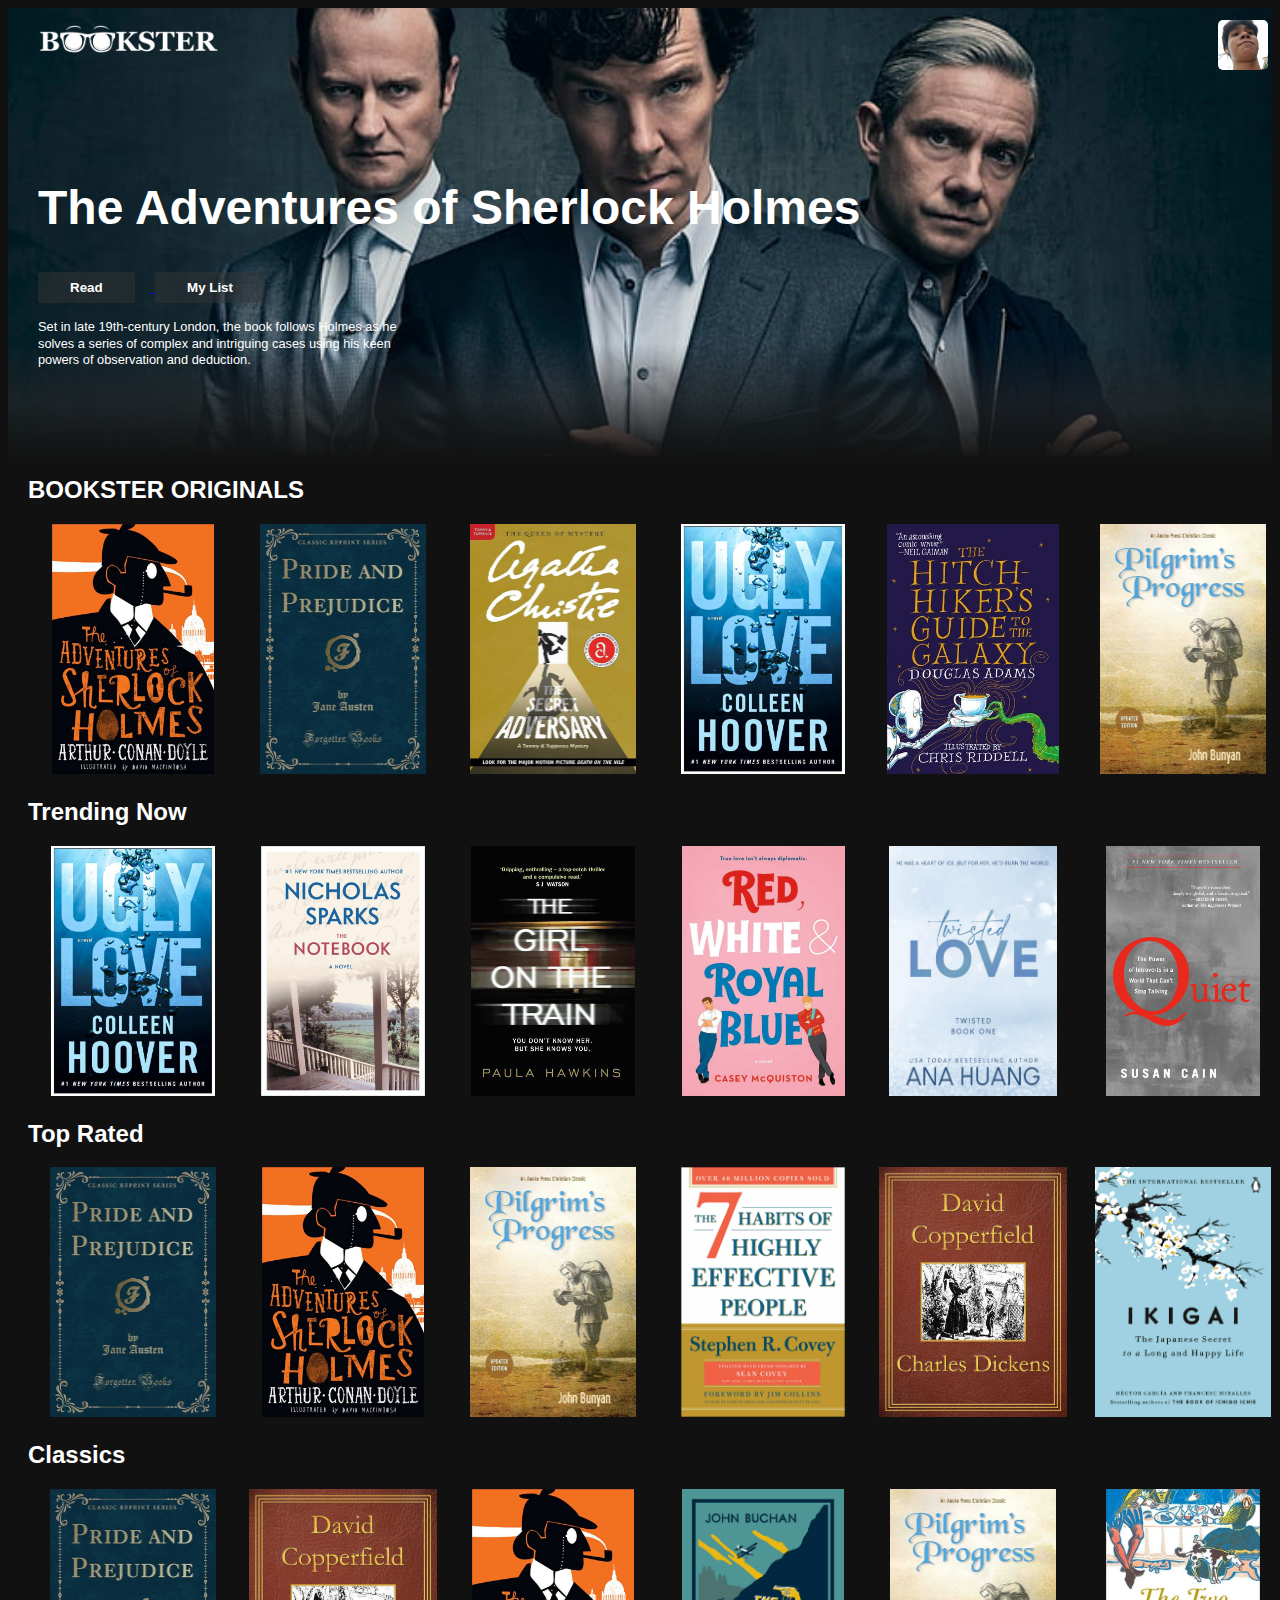
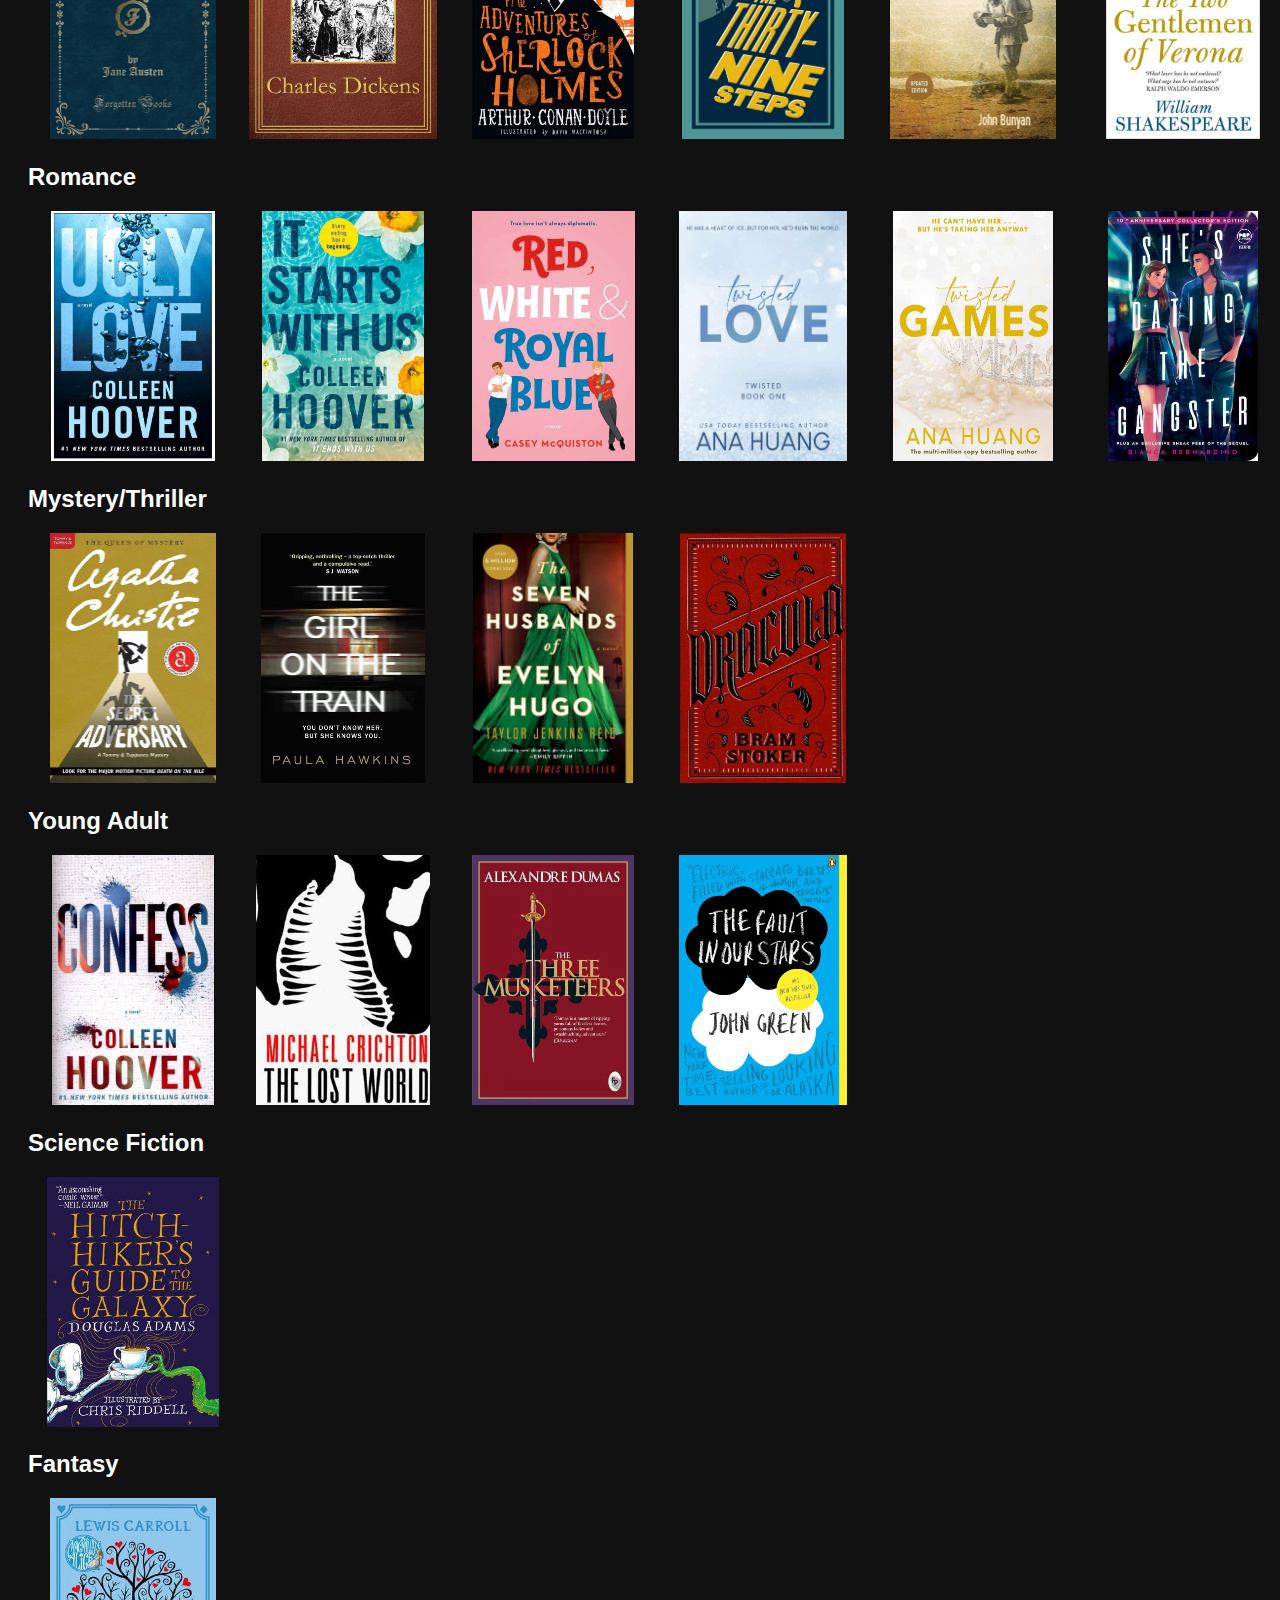
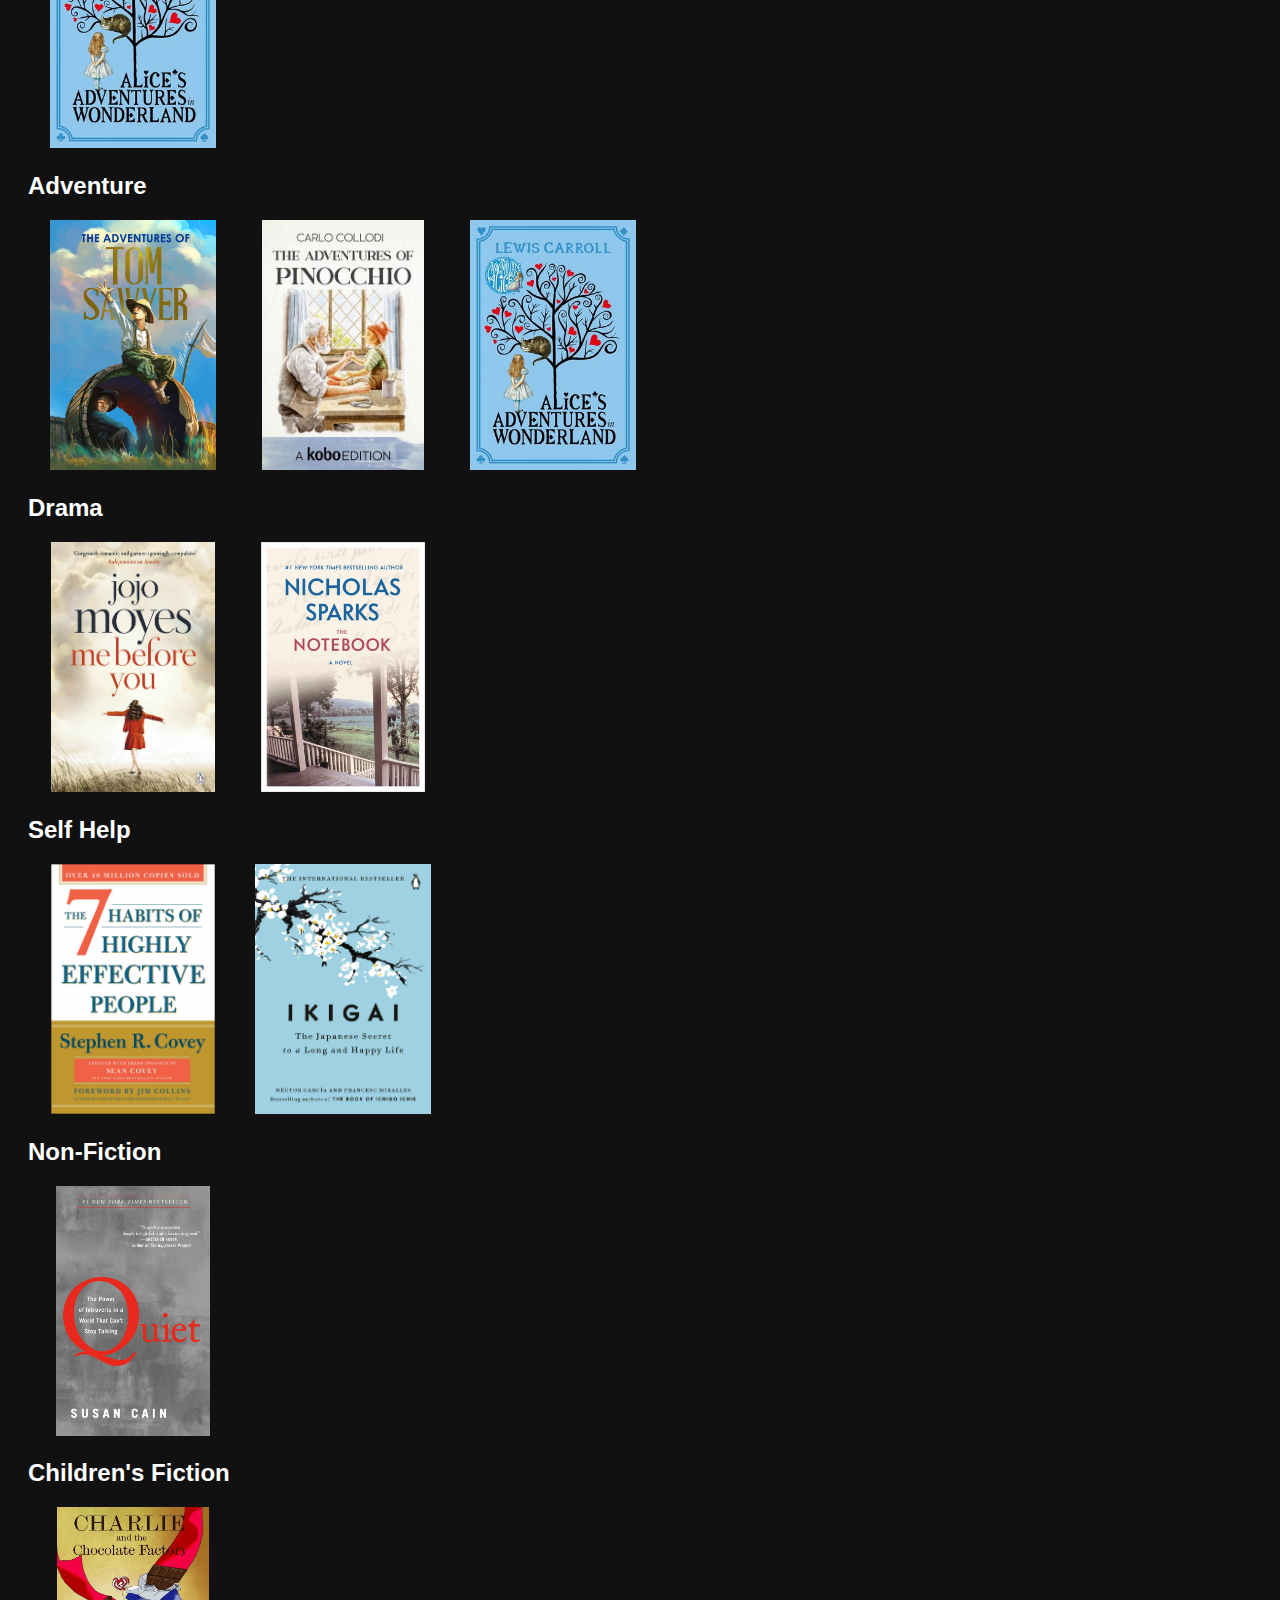
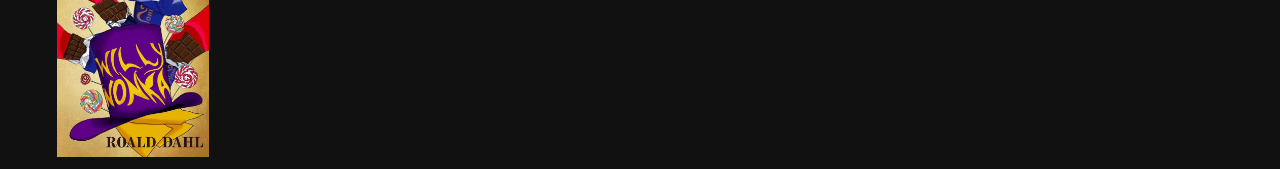
<file: home.html>
<!DOCTYPE html>
<html lang="en">
<head>
    <meta charset="UTF-8">
    <meta name="viewport" content="width=device-width, initial-scale=1.0">
    <title>Bookster</title>
    <link rel="icon" type="image/x-icon" href="logox.png">
    <link rel="stylesheet" href="home.css">
</head>
<body>
    <div class="nav" id="nav">
        <a href="index.html">
        <img src="images/B.png" alt="" class="nav_logo">
    </a>
        <img src="images/frankavatar.jpg" alt="" class="nav_avatar">
    </div>



    <div class="banner">
        <div class="banner__content">
            <h1 class="banner_title">The Adventures of Sherlock Holmes</h1>
            <div class="banner_buttons">
                <a href="pdf/15.pdf">
                <button class="banner_button">Read</button>
            </a>
                <button class="banner_button">My List</button>
            </div>
            <div class="banner_des">
                Set in late 19th-century London, the book follows Holmes as he solves a series of complex and intriguing cases using his keen powers of observation and deduction.
            </div>
        </div>
        <div class="banner--fadeBottom"></div>
    </div>
    <div class="checklist-popup hidden">
        <h2 class="checklist">My Checklist</h2>
        <ul>
          <li class="listlist"><input type="checkbox"> The Adventures of Sherlock Holmes</li>
        </ul>
        <button class="close-popup">Close</button>
      </div>
      

    <div class="row">
        <h2>BOOKSTER ORIGINALS</h2>
        <div class="row__posts">
            <a  href="pdf/15.pdf">
            <img id="15" src="images/15.jpg" alt="" class="row__post row_postL">
        </a>
        <a href="pdf/1.pdf">
            <img id="1" src="images/1.jpg" alt="" class="row__post row_postL">
        </a>
        <a href="pdf/2.pdf">
            <img id="2" src="images/2.jpg" alt="" class="row__post row_postL">
        </a>
        <a href="pdf/3.pdf">
            <img id="3" src="images/3.jpg" alt="" class="row__post row_postL">
        </a>
        <a href="pdf/4.pdf">
            <img id="4" src="images/4.jpg" alt="" class="row__post row_postL">
        </a>
        <a href="pdf/5.pdf">
            <img id="5" src="images/5.jpg" alt="" class="row__post row_postL">
        </a>
        <a  href="pdf/6.pdf">
            <img id="6" src="images/6.jpg" alt="" class="row__post row_postL">
        </a>
        <a href="pdf/7.pdf">
            <img id="7" src="images/7.jpg" alt="" class="row__post row_postL">
        </a>

        </div>
    </div>

    <div class="row">
        <h2>Trending Now</h2>
        <div class="row__posts">
            <a href="pdf/3.pdf">
            <img id="3" src="images/3.jpg" alt="" class="row__post row_postL">
        </a>
            <a href="pdf/32.pdf">
            <img id="32" src="images/32.jpg" alt="" class="row__post row_postL">
        </a>
        <a href="pdf/8.pdf">
            <img id="8" src="images/8.jpg" alt="" class="row__post row_postL">
        </a>
        <a href="pdf/11.pdf">
            <img id="11" src="images/11.jpg" alt="" class="row__post row_postL">
        </a>
        <a href="pdf/12.pdf">
            <img id="12" src="images/12.jpg" alt="" class="row__post row_postL">
        </a>
        <a href="pdf/13.pdf">
            <img id="13" src="images/13.jpg" alt="" class="row__post row_postL">
        </a>
        <a href="pdf/25.pdf">
            <img id="25" src="images/25.jpg" alt="" class="row__post row_postL">
        </a>
        <a href="pdf/20.pdf">
            <img id="20" src="images/20.jpg" alt="" class="row__post row_postL">
        </a>
        <a href="pdf/27.pdf">
            <img id="27" src="images/27.jpg" alt="" class="row__post row_postL">
        </a>
        <a href="pdf/30.pdf">
            <img id="30" src="images/30.jpg" alt="" class="row__post row_postL">
        </a>
        <a href="pdf/24.pdf">
            <img id="24" src="images/24.jpg" alt="" class="row__post row_postL">
        </a>
        </div>
    </div>

    <div class="row">
        <h2>Top Rated</h2>
        <div class="row__posts">
            <a href="pdf/1.pdf">
            <img id="1" src="images/1.jpg" alt="" class="row__post row_postL">
        </a>
        <a href="pdf/15.pdf">
            <img id="15" src="images/15.jpg" alt="" class="row__post row_postL">
        </a>
        <a href="pdf/5.pdf">
            <img id="5" src="images/5.jpg" alt="" class="row__post row_postL">
        </a>
        <a href="pdf/7.pdf">
            <img id="7" src="images/7.jpg" alt="" class="row__post row_postL">
        </a>
        <a href="pdf/9.pdf">
            <img id="9" src="images/9.jpg" alt="" class="row__post row_postL">
        </a>
        <a href="pdf/14.pdf">
            <img id="14" src="images/14.jpg" alt="" class="row__post row_postL">
        </a>
        </div>
    </div>

    <div class="row">
        <h2>Classics </h2>
        <div class="row__posts">
            <a href="pdf/1.pdf">
            <img id="1" src="images/1.jpg" alt="" class="row__post row_postL">
        </a>
        <a href="pdf/9.pdf">
            <img id="9" src="images/9.jpg" alt="" class="row__post row_postL">
        </a>
        <a href="pdf/15.pdf">
            <img id="15" src="images/15.jpg" alt="" class="row__post row_postL">
        </a>
        <a href="pdf/16.pdf">
            <img id="16" src="images/16.jpg" alt="" class="row__post row_postL">
        </a>
        <a href="pdf/5.pdf">
            <img id="5" src="images/5.jpg" alt="" class="row__post row_postL">
        </a>
        <a href="pdf/6.pdf">
            <img id="6" src="images/6.jpg" alt="" class="row__post row_postL">
        </a>
        <a href="/pdf/18.pdf">
            <img id="18" src="images/18.jpg" alt="" class="row__post row_postL">
        </a>
        <a href="/pdf/22.pdf">
            <img id="22" src="images/22.jpg" alt="" class="row__post row_postL">
        </a>
        <a href="/pdf/23.pdf">
            <img id="23" src="images/23.jpg" alt="" class="row__post row_postL">
        </a>
        <a href="/pdf/33.pdf">
            <img id="33" src="images/33.jpg" alt="" class="row__post row_postL">
        </a>
        </div>
    </div>

    <div class="row">
        <h2>Romance</h2>
        <div class="row__posts">
            <a href="pdf/3.pdf">
            <img id="3" src="images/3.jpg" alt="" class="row__post row_postL">
        </a>
        <a href="pdf/10.pdf">
            <img id="10" src="images/10.jpg" alt="" class="row__post row_postL">
        </a>
        <a href="pdf/11.pdf">
            <img id="11" src="images/11.jpg" alt="" class="row__post row_postL">
        </a>
        <a href="pdf/12.pdf">
            <img id="12" src="images/12.jpg" alt="" class="row__post row_postL">
        </a>
        <a href="pdf/25.pdf">
            <img id="25" src="images/25.jpg" alt="" class="row__post row_postL">
        </a>
        <a href="pdf/27.pdf">
            <img id="27" src="images/27.jpg" alt="" class="row__post row_postL">
        </a>
            <a href="pdf/23.pdf">
            <img id="23" src="images/23.jpg" alt="" class="row__post row_postL">
        </a>
            <a href="pdf/30.pdf">
            <img id="30" src="images/30.jpg" alt="" class="row__post row_postL">
        </a>
            <a href="pdf/32.pdf">
            <img id="32" src="images/32.jpg" alt="" class="row__post row_postL">
        </a>
            
        </div>
    </div>
    <div class="row">
        <h2>Mystery/Thriller </h2>
        <div class="row__posts">
            <a href="pdf/2.pdf">
            <img id="2" src="images/2.jpg" alt="" class="row__post row_postL">
        </a>
        <a href="pdf/8.pdf">
            <img id="8" src="images/8.jpg" alt="" class="row__post row_postL">
        </a>
        <a href="pdf/17.pdf">
            <img id="17" src="images/17.jpg" alt="" class="row__post row_postL">
        </a>
        <a href="pdf/28.pdf">
            <img id="28" src="images/28.jpg" alt="" class="row__post row_postL">
        </a>
        </div>
        </div>
    </div>
    
    <div class="row">
        <h2>Young Adult</h2>
        <div class="row__posts">
            <a href="pdf/21.pdf">
            <img id="21" src="images/21.jpg" alt="" class="row__post row_postL">
        </a>
        <a href="pdf/24.pdf">
            <img id="24" src="images/24.jpg" alt="" class="row__post row_postL">
        </a>
        <a href="pdf/26.pdf">
            <img id="26" src="images/26.jpg" alt="" class="row__post row_postL">
        </a>
        <a href="pdf/29.pdf">
            <img id="29" src="images/29.jpg" alt="" class="row__post row_postL">
        </a>
        </div>
    </div>

    <div class="row">
        <h2>Science Fiction </h2>
        <div class="row__posts">
            <a href="pdf/4.pdf">
            <img id="4" src="images/4.jpg" alt="" class="row__post row_postL">
        </a>
        </div>
    </div>
    <div class="row">
        <h2>Fantasy </h2>
        <div class="row__posts">
            <a href="pdf/20.pdf">
            <img id="20" src="images/20.jpg" alt="" class="row__post row_postL">
        </a>
        </div>
    </div>
    
    <div class="row">
        <h2>Adventure</h2>
        <div class="row__posts">
            <a href="/pdf/18.pdf">
            <img id="18" src="images/18.jpg" alt="" class="row__post row_postL">
        </a>
            <a href="/pdf/33.pdf">
            <img id="33" src="images/33.jpg" alt="" class="row__post row_postL">
        </a>
            <a href="pdf/20.pdf">
            <img id="20" src="images/20.jpg" alt="" class="row__post row_postL">
        </a>
        </div>
    </div>
    <div class="row">
        <h2>Drama </h2>
        <div class="row__posts">
            <a href="pdf/31.pdf">
            <img id="31" src="images/31.jpg" alt="" class="row__post row_postL">
        </a>
            <a href="pdf/32.pdf">
            <img id="32" src="images/32.jpg" alt="" class="row__post row_postL">
        </a>
        </div>
    </div>
    <div class="row">
        <h2>Self Help </h2>
        <div class="row__posts">
            <a href="pdf/7.pdf">
            <img id="7" src="images/7.jpg" alt="" class="row__post row_postL">
        </a>
        <a href="pdf/14.pdf">
            <img id="14" src="images/14.jpg" alt="" class="row__post row_postL">
        </a>
        </div>
    </div>
    <div class="row">
        <h2>Non-Fiction </h2>
        <div class="row__posts">
            <a href="pdf/13.pdf">
            <img id="13" src="images/13.jpg" alt="" class="row__post row_postL">
        </a>
        </div>
    </div>
    <div class="row">
        <h2>Children's Fiction</h2>
        <div class="row__posts">
            <a href="pdf/19.pdf">
            <img id="19" src="images/19.jpg" alt="" class="row__post row_postL">
        </a>
        </div>
    </div>
    <script>
document.addEventListener('mousemove', (event) => {
  const carousels = document.querySelectorAll('.row_container');
  carousels.forEach((carousel, index) => {
    const rect = carousel.getBoundingClientRect();
    const hoverZone = rect.width / 4;
    const isMouseInHoverZone = event.clientX > rect.left && event.clientX < rect.right && event.clientY > rect.top && event.clientY < rect.bottom;

    if (isMouseInHoverZone) {
      carouselHover(carousel, index);
    }

    // Scroll position saving
    carousel.addEventListener('scroll', () => {
      carousel.dataset.scrollPosition = carousel.scrollLeft;
    });

    // Scroll position restoration
    const savedScrollPosition = carousel.dataset.scrollPosition;
    if (savedScrollPosition) {
      carousel.scrollLeft = savedScrollPosition;
    }
  });
});

function carouselHover(carousel, index) {
  const rect = carousel.getBoundingClientRect();
  const carouselWidth = rect.width;
  const hoverZone = carouselWidth / 4;

  // Update the carousel's CSS transform property
  function updateTransform(event) {
    const deltaX = (event.clientX / hoverZone) * (carousel.scrollWidth - carousel.offsetWidth);
    carousel.style.transform = `translateX(${deltaX}px)`;
    carousel.scrollLeft = deltaX;
  }

  // Add an event listener to the carousel for the mouse movement
  carousel.addEventListener('mousemove', updateTransform);

  // Remove the event listener from the carousel when the mouse leaves
  carousel.addEventListener('mouseout', () => {
    carousel.style.transform = 'translateX(0)';
    carousel.removeEventListener('mousemove', updateTransform);
  });
}
        
        const myListButton = document.querySelector('.banner_buttons button:nth-child(2)'); // Select second button within .banner_buttons
        const checklistPopup = document.querySelector('.checklist-popup');
        const closeButton = document.querySelector('.close-popup');
      
        myListButton.addEventListener('click', () => {
          checklistPopup.classList.toggle('show'); // Toggles the show class
        });
      
        closeButton.addEventListener('click', () => {
          checklistPopup.classList.remove('show'); // Removes the show class
        });
      </script>
      
<script>
    
    const nav =document.getElementById('nav');

    window.addEventListener('scroll',() =>{
        if(window.scrollY >=100){
            nav.classList.add('nav_black')
        }else{
            nav.classList.remove('nav_black')
        }
    })
// Define the carouselHover function
function carouselHover(carousel, index) {
  const rect = carousel.getBoundingClientRect();
  const carouselWidth = rect.width;
  const hoverZone = carouselWidth / 4;

  // Update the carousel's CSS transform property
  function updateTransform(event) {
    const deltaX = (event.clientX / hoverZone) * (index * 100) - (index * 50);
    carousel.style.transform = `translateX(${deltaX}px)`;
  }

  // Add an event listener to the carousel for the mouse movement
  carousel.addEventListener('mousemove', updateTransform);

  // Remove the event listener from the carousel when the mouse leaves
  carousel.addEventListener('mouseout', () => {
    carousel.style.transform = 'translateX(0)';
    carousel.removeEventListener('mousemove', updateTransform);
  });
}

// Add an event listener to the document for the mouse movement
document.addEventListener('mousemove', (event) => {
  const carousels = document.querySelectorAll('.row_container');
  carousels.forEach((carousel, index) => {
    const rect = carousel.getBoundingClientRect();
    const hoverZone = rect.width / 4;
    const isMouseInHoverZone = event.clientX > rect.left && event.clientX < rect.right && event.clientY > rect.top && event.clientY < rect.bottom;

    if (isMouseInHoverZone) {
      carouselHover(carousel, index);
    }
  });
});

</script>
</body>
</html>
</file>
<file: home.css>
*{
    box-sizing: border-box;
}
body{
    font-family:Arial, Helvetica, sans-serif ;
    background-color: #111;
}
.row__post{
    min-width: 200px;
    max-height: 100px;
    width: 100%;
    object-fit: contain;
    max-height: 100px;
    margin-right: 20px;
    transition: transform 450ms;
}  
.row__posts{
    display: flex;
    overflow-y: hidden;
    overflow-x: auto;

}
.row__post:hover{
    transform: scale(1.08);
}
.row__posts::-webkit-scrollbar{
    display: none;
}
.row_postL{
    max-height: 250px;
}
.row_postL:hover{
    transform: scale(1.10);
}

.row{
    color: white;
    margin-left: 20px;
}
.banner{
    background: url("images/banner.jpg");
    background-size: cover;
    background-position: center center;
    color: #fff;
    object-fit: contain;
    height: 448px;

}
.banner__content{
    margin-left: 30px;
    padding-top: 140px;
    height:190px ;
}
.banner_title{
    font-size: 3rem;
    font-weight: 700;
    padding-bottom: 0.3rem;
}
.banner_des{
    width: 45rem;
    line-height: 1.3;
    padding-top: 1rem;
    font-size: 0.8rem;
    max-width: 360px;
    height: 180px;
}
.banner_button{
    cursor: pointer;
    color: #fff;
    outline: none;
    border: none;
    font-weight: 700;
    border-radius: 0.2vw;
    padding-left: 2rem;
    padding-right:2rem ;
    margin-right: 1rem;
    padding-top: 0.5rem;
    padding-bottom: 0.5rem;
    background-color: rgba(51, 51, 51, 0.5);
}
.banner_button:hover{
    color: #111;
    background-color: #e6e6e6;
    transition: all 0.2s;
}
.banner--fadeBottom{
    margin-top: 145px;
    height: 7.4rem;
    background-image: linear-gradient(180deg,transparent,rgba(37,37,37,0.61),#111);
}
.nav_logo{
    width: 200px;
    object-fit: contain;
}
.nav_avatar{
    width: 50px;
    object-fit: contain;
    border-radius: 5px;
}
.nav{
    position: fixed;
    top:0;
    width: 100%;
    display: flex;
    justify-content: space-between;
    padding: 20px;
    z-index: 1;
    transition-timing-function:ease-in ;
    transition: all 0.5s;
}
.nav_black{
    background-color: #111;
}
.row_container {
    width: 100%;
    overflow: hidden;
  }
  
  .track {
    display: flex;
    width: max-content;
    transition: transform 0.25s ease-in-out;
  }
  
  .row__post {
    width: 100%;
    object-fit: contain;
    max-height: 100px;
    margin-right: 10px;
    transition: transform 450ms;
  }
  .row__post {
    width: 100%;
    object-fit: contain;
    max-height: 100px;
    margin-right: 10px;
    transition: transform 450ms;
  }
  .row__post:hover {
    transform: scale(1.08);
  }
  
  .track::-webkit-scrollbar {
    display: none;
  }
  
  .row_postL {
    max-height: 250px;
  }
  
  .row_postL:hover {
    transform: scale(1.10);
  }
  
  /* Add more rows if needed */
  .row_container2 .track {
    transform: translateX(-200px);
  }
  
  .row_container3 .track {
    transform: translateX(-400px);
  }
  .checklist-popup {
    font-family: neue-haas-unica, sans-serif;
    background-color: #2f3942;
    padding: 20px;
    border: 1px solid #080911;
    position: fixed; /* Makes it appear on top of other content */
    top: 50%; /* Positions it vertically in the center */
    left: 50%; /* Positions it horizontally in the center */
    transform: translate(-50%, -50%); /* Adjusts position based on its size */
    display: none; /* Initially hidden */
    border-radius: 10px;
    
  }
  
  .checklist-popup.show {
    display: block; /* Makes it visible when triggered */

  }
  
  .close-popup {
    background-color: #9FEF00;
    color: #111927;
    padding: 5px 10px;
    border: none;
    cursor: pointer;
    border-radius: 15px;
  }
  
  .listlist {
    color: #A4B1CD;
    font-family: neue-haas-unica, sans-serif;
  }

  .checklist{
    color: #fff;
    font-family: neue-haas-unica, sans-serif;
  }
</file>
